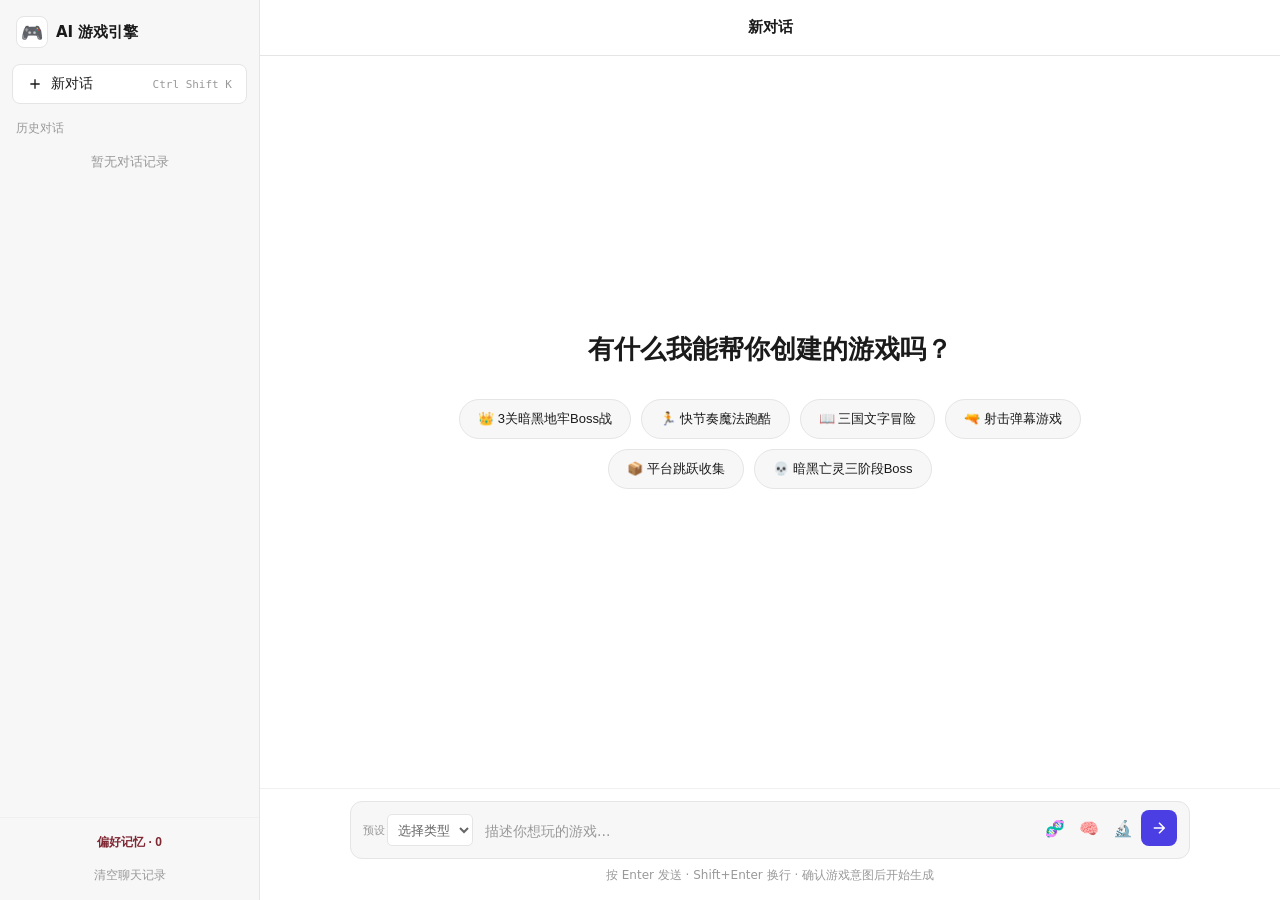
<file: index.html>
<!DOCTYPE html><html lang="zh"><head><meta charset="UTF-8"><meta name="viewport" content="width=device-width,initial-scale=1.0"><meta http-equiv="Cache-Control" content="no-cache, no-store, must-revalidate"><meta http-equiv="Pragma" content="no-cache"><meta http-equiv="Expires" content="0"><title>AI游戏引擎 v9.1 — Universal DSL</title><link rel="stylesheet" href="styles.css"></head><body><div id="container"><div id="chargeBar"><div id="chargeFill"></div></div><div id="ui"><input id="prompt" placeholder="描述你想玩的游戏..." value="生成一个3关暗黑地牢亡灵Boss"/><button class="btn btn-primary" onclick="generateGame()">✨ AI生成</button><button class="btn btn-primary" style="background:linear-gradient(135deg,#ff8800,#ff4466)" onclick="generateAndTest()">🔬 生成+测试</button><button class="btn btn-preset" onclick="runAITest()">🤖 AI试玩</button>
<script>window.location.replace('AI-ENGINE启动.html');</script>
<button class="btn btn-primary" style="background:linear-gradient(135deg,#7c3aed,#ec4899)" onclick="generateWithDirector()">🧠 AI导演</button>
<button class="btn btn-preset" onclick="loadPreset('runner')">🏃 跑酷</button><button class="btn btn-preset" onclick="loadPreset('shooter')">🔫 射击</button><button class="btn btn-preset" onclick="loadPreset('platform')">📦 平台</button><button class="btn btn-preset" onclick="loadPreset('dungeon')">👑 地牢</button><button class="btn btn-preset" onclick="loadPreset('story')">📖 文字冒险</button></div><canvas id="game" width="800" height="400"></canvas><div id="statusBar"><span id="statusMsg">输入描述后点击AI生成,支持12种游戏类型(Universal DSL)</span><span id="statusStats">v9.1 通用DSL</span></div><div id="hint">Universal DSL: 统一JSON格式驱动12种游戏类型 | 自动验证+默认值注入</div></div><script src="core/dsl/Config.js"></script><script src="core/engine/GameStandard.js"></script><script src="core/engine/GameState.js"></script><script src="core/runtime/helpers.js"></script><script src="core/runtime/Collision.js"></script><script src="core/runtime/Enemy.js"></script><script src="core/runtime/Powerup.js"></script><script src="core/runtime/Particle.js"></script><script src="core/runtime/Player.js"></script><script src="core/runtime/Physics.js"></script><script src="core/runtime/Spawner.js"></script><script src="core/runtime/Input.js"></script><script src="core/runtime/Renderer.js"></script><script src="core/dsl/Rules.js"></script><script src="core/dsl/PhaseManager.js"></script><script src="core/dsl/SkillEngine.js"></script><script src="core/dsl/LevelManager.js"></script><script src="core/dsl/MapSystem.js"></script><script src="core/dsl/AssetSystem.js"></script><script src="core/dsl/BossSystem.js"></script><script src="core/dsl/SkillSystem.js?v=4"></script><script src="core/dsl/DSLBinder.js?v=6"></script><script src="core/dsl/PluginSelector.js"></script><script src="ai/tester/PlayTestSystem.js"></script><script src="ai/tester/BugDetector.js"></script><script src="ai/tester/agent.js"></script><script src="ai/tester/observer.js"></script><script src="ai/tester/anomaly.js"></script><script src="ai/tester/debugger.js"></script><script src="ai/tester/fixer.js"></script><script src="ai/tester/trainer.js"></script><script src="plugins/runner/RunnerPlugin.js"></script><script src="plugins/shooter/ShooterPlugin.js"></script><script src="plugins/rpg/PlatformPlugin.js"></script><script src="plugins/rpg/DungeonPlugin.js?v=2"></script><script src="ai/generator/AIGenerator.js"></script><script src="ai/director/GameDirector.js"></script><script src="core/engine/Engine.js"></script><script src="plugins/story/StoryPlugin.js?v=14"></script><script src="main.js"></script></body></html>
</file>
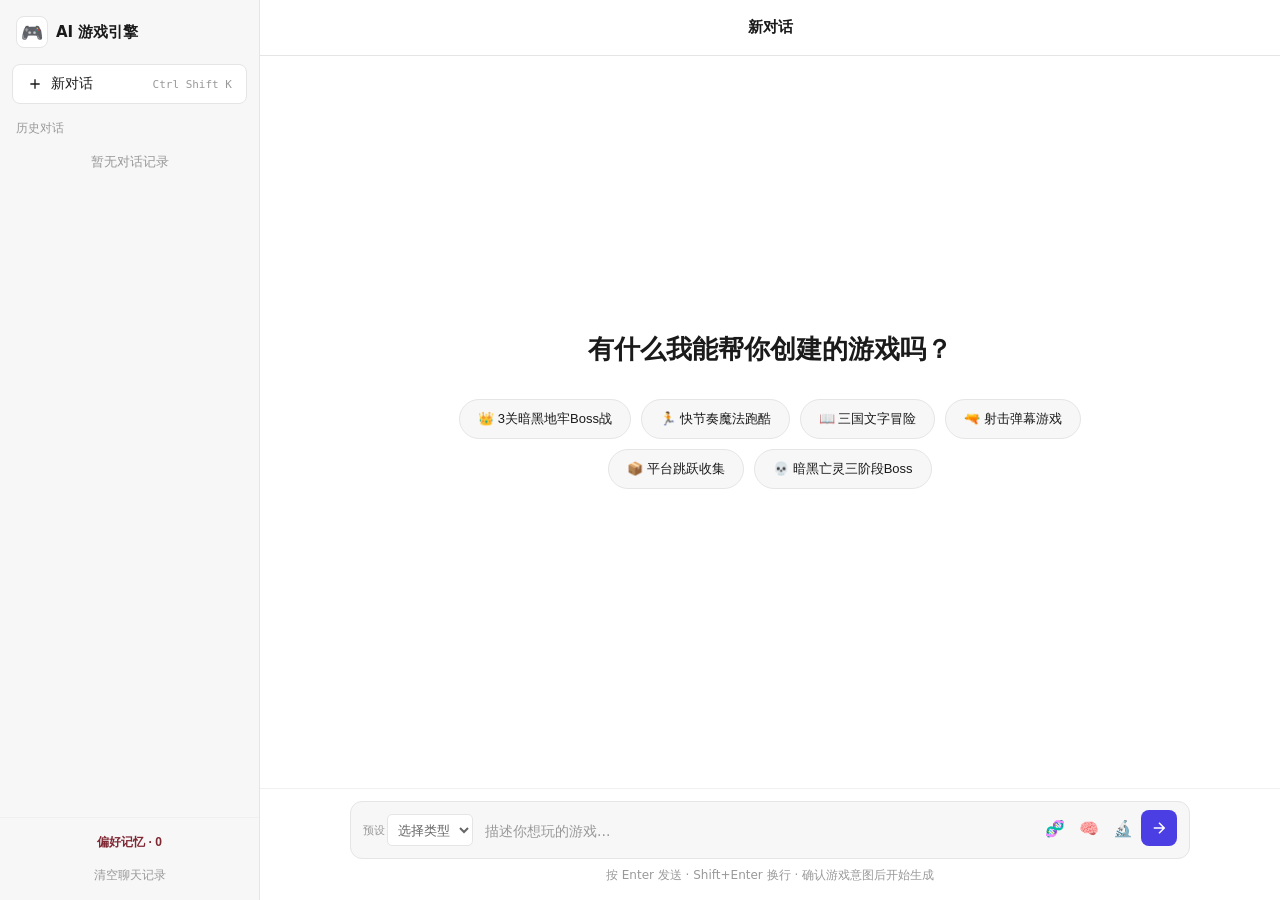
<file: AI-ENGINE启动.html>
<!DOCTYPE html>
<html lang="zh">
<head>
<meta charset="UTF-8">
<meta name="viewport" content="width=device-width,initial-scale=1.0">
<meta http-equiv="Cache-Control" content="no-cache, no-store, must-revalidate">
<meta http-equiv="Pragma" content="no-cache">
<meta http-equiv="Expires" content="0">
<title>AI-ENGINE 启动</title>
<link rel="stylesheet" href="styles.css?v=3">
</head>
<body>

<!-- ============ 侧边栏 ============ -->
<aside id="sidebar">
  <div class="sidebar-header">
    <div class="brand">
      <div class="brand-icon">🎮</div>
      <span class="brand-name">AI 游戏引擎</span>
    </div>
  </div>
  <button class="btn-new-chat" id="btnNewChat" title="Ctrl Shift K">
    <svg width="16" height="16" viewBox="0 0 24 24" fill="none" stroke="currentColor" stroke-width="2"><path d="M12 5v14M5 12h14"/></svg>
    <span>新对话</span>
    <kbd>Ctrl Shift K</kbd>
  </button>
  <div class="sidebar-section">
    <div class="sidebar-label">历史对话</div>
    <div class="history-list" id="historyList">
      <div class="history-empty">暂无对话记录</div>
    </div>
  </div>
  <div class="sidebar-footer">
    <button class="sidebar-footer-btn sidebar-memory-btn" id="btnMemory">偏好记忆 · 0</button>
    <button class="sidebar-footer-btn" id="btnClearAll">清空聊天记录</button>
  </div>
</aside>

<dialog id="memoryDialog" class="memory-dialog">
  <div class="memory-dialog-header">
    <div>
      <h2>玩家偏好记忆</h2>
      <p>只记录你确认过的游戏设计</p>
    </div>
    <button id="btnMemoryClose" class="memory-close" title="关闭" aria-label="关闭">×</button>
  </div>
  <div id="memoryList" class="memory-list"></div>
  <div class="memory-dialog-actions">
    <button id="btnMemoryClear" class="memory-clear">清空偏好记忆</button>
  </div>
</dialog>

<!-- ============ 主区域 ============ -->
<main id="main">
  <header class="topbar">
    <div class="topbar-title">
      <span id="convTitle">新对话</span>
    </div>
  </header>

  <!-- 聊天区域 -->
  <div class="chat-area" id="chatArea">
    <!-- 空状态：欢迎页 -->
    <div class="welcome" id="welcomePage">
      <h1 class="hero-text">有什么我能帮你创建的游戏吗？</h1>
      <div class="suggestion-chips">
        <button class="chip" data-prompt="生成一个3关暗黑地牢亡灵Boss">👑 3关暗黑地牢Boss战</button>
        <button class="chip" data-prompt="制作一个快节奏魔法跑酷游戏">🏃 快节奏魔法跑酷</button>
        <button class="chip" data-prompt="三国文字冒险">📖 三国文字冒险</button>
        <button class="chip" data-prompt="制作一个射击弹幕游戏">🔫 射击弹幕游戏</button>
        <button class="chip" data-prompt="生成一个平台跳跃收集游戏">📦 平台跳跃收集</button>
        <button class="chip" data-prompt="生成一个暗黑亡灵地牢，Boss有三阶段，玩家可用火球和护盾">💀 暗黑亡灵三阶段Boss</button>
      </div>
    </div>
    <section id="consultantPanel" class="consultant-panel" style="display:none" aria-live="polite">
      <div class="consultant-header">
        <span class="consultant-title">AI 游戏顾问</span>
        <span class="consultant-status" id="consultantStatus">需求澄清</span>
      </div>
      <div class="consultant-question" id="consultantQuestion"></div>
      <div class="consultant-options" id="consultantOptions"></div>
      <div class="consultant-memory" id="consultantMemory" style="display:none">
        <span id="consultantMemoryText"></span>
        <button id="btnApplyMemory">应用偏好</button>
      </div>
      <div class="consultant-intent" id="consultantIntent"></div>
      <div class="consultant-actions">
        <button class="consultant-skip" id="btnConsultantSkip">直接生成</button>
        <button class="consultant-confirm" id="btnConsultantConfirm" disabled>确认并生成</button>
      </div>
    </section>
    <section id="researchPanel" class="research-panel" style="display:none" aria-live="polite">
      <div class="research-header"><span>游戏设计检索</span><span id="researchStatus">准备中</span></div>
      <div id="researchWebStatus" class="research-web-status"></div>
      <div id="researchQueries" class="research-queries"></div>
      <div id="researchDocuments" class="research-documents"></div>
      <div id="researchLimits" class="research-limits"></div>
    </section>
    <section id="evolutionPanel" class="evolution-panel" style="display:none" aria-live="polite">
      <div class="evolution-header">
        <div>
          <span class="evolution-title">🧬 游戏进化</span>
          <span class="evolution-status" id="evolutionStatus">准备基线</span>
        </div>
        <span class="evolution-candidate" id="evolutionCandidate">Generation 0 / 3</span>
      </div>
      <div class="evolution-progress-track" aria-hidden="true">
        <div class="evolution-progress-fill" id="evolutionProgressBar" style="width:0%"></div>
      </div>
      <div class="evolution-stats">
        <div><span>基线 Fitness</span><strong id="evolutionBaselineFitness">--</strong></div>
        <div><span>当前 Fitness</span><strong id="evolutionCurrentFitness">--</strong></div>
        <div><span>最佳 Fitness</span><strong id="evolutionBestFitness">--</strong></div>
        <div><span>提升</span><strong id="evolutionImprovement">--</strong></div>
      </div>
      <div class="evolution-actions">
        <label class="playtest-toggle"><input id="playtestEnabled" type="checkbox"> 启用 Bug Hunter PlayTest</label>
        <button id="btnStopEvolution" class="evolution-stop" type="button">停止进化</button>
      </div>
    </section>
    <section id="playtestPanel" class="playtest-panel" style="display:none" aria-live="polite">
      <div class="playtest-header"><span>Bug Hunter PlayTest</span><span id="playtestStatus">未运行</span></div>
      <div class="playtest-stats">
        <div><span>Policy</span><strong id="playtestPolicyVersion">--</strong></div>
        <div><span>Discovery</span><strong id="playtestDiscoveryProgress">0 / 18</strong></div>
        <div><span>Replay</span><strong id="playtestReplayProgress">0 / 24</strong></div>
        <div><span>Findings</span><strong id="playtestFindingSummary">0 confirmed</strong></div>
      </div>
      <div class="playtest-actions"><button id="btnStopPlaytestTraining" class="evolution-stop" type="button">停止训练</button><span id="playtestTrainingStatus">未训练</span></div>
    </section>
    <!-- 消息列表动态插入 -->
    <div class="messages" id="messages"></div>
  </div>

  <!-- 底部输入区 -->
  <div class="input-bar">
    <div class="input-container">
      <div class="input-tools-left">
        <label class="preset-label" for="presetSelect">预设</label>
        <select id="presetSelect" class="preset-select" aria-label="选择游戏预设">
          <option value="">选择类型</option>
          <option value="runner">跑酷</option><option value="shooter">射击</option><option value="platform">平台</option><option value="dungeon">地牢</option><option value="story">文字冒险</option>
          <option value="rpg">RPG</option><option value="strategy">策略</option><option value="tower_defense">塔防</option><option value="card">卡牌</option><option value="simulation">模拟经营</option><option value="sandbox">沙盒</option><option value="racing">竞速</option>
        </select>
      </div>
      <textarea id="prompt" class="chat-input" placeholder="描述你想玩的游戏..." rows="1"></textarea>
      <div class="input-tools-right">
        <button class="tool-btn tool-evolution" id="btnEvolution" title="进化：生成基线并运行遗传优化" aria-label="进化游戏">
          🧬 <span class="tool-label">进化</span>
        </button>
        <button class="tool-btn tool-director" id="btnDirector" title="AI导演：自动分析→生成→测试→优化">
          🧠 <span class="tool-label">导演</span>
        </button>
        <button class="tool-btn tool-test" id="btnGenTest" title="生成+测试：3轮自动优化">
          🔬 <span class="tool-label">测试</span>
        </button>
        <button class="btn-submit" id="btnSubmit" title="提交给 AI 游戏顾问">
          <svg width="18" height="18" viewBox="0 0 24 24" fill="none" stroke="currentColor" stroke-width="2"><path d="M5 12h14M12 5l7 7-7 7"/></svg>
        </button>
      </div>
    </div>
    <div class="input-hint" id="inputHint">按 Enter 发送 · Shift+Enter 换行 · 确认游戏意图后开始生成</div>
  </div>

  <!-- 隐藏的游戏画布（供导演/测试模式使用） -->
  <canvas id="game" width="800" height="400" style="display:none"></canvas>
  <div id="chargeBar" style="display:none"><div id="chargeFill"></div></div>

  <!-- AI测试面板（测试时显示） -->
  <div id="testPanel" class="test-panel" style="display:none">
    <div class="test-panel-header">
      <span class="test-panel-label">🔬 AI测试进行中</span>
      <span class="test-panel-round" id="tpRound">轮次 1/3</span>
    </div>
    <div class="test-panel-progress">
      <div class="test-panel-bar" id="tpProgressBar" style="width:0%"></div>
    </div>
    <div class="test-panel-grid">
      <div class="test-panel-stat">
        <span class="tp-stat-label">状态</span>
        <span class="tp-stat-value" id="tpStatus">初始化...</span>
      </div>
      <div class="test-panel-stat">
        <span class="tp-stat-label">Agent模式</span>
        <span class="tp-stat-value" id="tpAgentMode">explore</span>
      </div>
      <div class="test-panel-stat">
        <span class="tp-stat-label">发现异常</span>
        <span class="tp-stat-value" id="tpAnomalies">0</span>
      </div>
      <div class="test-panel-stat">
        <span class="tp-stat-label">发现Bug</span>
        <span class="tp-stat-value" id="tpBugs">0</span>
      </div>
    </div>
    <!-- 画布预览区域 -->
    <div id="testCanvasArea" class="test-canvas-area"></div>
  </div>
</main>

<!-- ============ 脚本 ============ -->
<script src="core/dsl/Config.js"></script>
<script src="core/engine/GameStandard.js"></script>
<script src="core/engine/GameState.js"></script>
<script src="core/runtime/helpers.js"></script>
<script src="core/runtime/Collision.js"></script>
<script src="core/runtime/Enemy.js"></script>
<script src="core/runtime/Powerup.js"></script>
<script src="core/runtime/Particle.js"></script>
<script src="core/runtime/Player.js"></script>
<script src="core/runtime/Physics.js"></script>
<script src="core/runtime/Spawner.js"></script>
<script src="core/runtime/Input.js"></script>
<script src="core/runtime/Renderer.js"></script>
<script src="core/dsl/Rules.js"></script>
<script src="core/dsl/PhaseManager.js"></script>
<script src="core/dsl/SkillEngine.js"></script>
<script src="core/dsl/LevelManager.js"></script>
<script src="core/dsl/MapSystem.js"></script>
<script src="core/dsl/AssetSystem.js"></script>
<script src="core/dsl/BossSystem.js"></script>
<script src="core/dsl/SkillSystem.js?v=4"></script>
<script src="core/dsl/DSLBinder.js?v=6"></script>
<script src="core/dsl/PluginSelector.js"></script>
<script src="ai/tester/PlayTestSystem.js"></script>
<script src="ai/tester/BugDetector.js"></script>
<script src="ai/tester/agent.js"></script>
<script src="ai/tester/observer.js"></script>
<script src="ai/tester/anomaly.js"></script>
<script src="ai/tester/debugger.js"></script>
<script src="ai/tester/fixer.js"></script>
<script src="ai/tester/trainer.js"></script>
<script src="plugins/runner/RunnerPlugin.js"></script>
<script src="plugins/shooter/ShooterPlugin.js"></script>
<script src="plugins/rpg/PlatformPlugin.js"></script>
<script src="plugins/rpg/DungeonPlugin.js?v=2"></script>
<script src="plugins/common/PluginTools.js"></script>
<script src="plugins/rpg/RPGPlugin.js"></script>
<script src="plugins/strategy/StrategyPlugin.js"></script>
<script src="plugins/tower_defense/TowerDefensePlugin.js"></script>
<script src="plugins/card/CardPlugin.js"></script>
<script src="plugins/simulation/SimulationPlugin.js"></script>
<script src="plugins/sandbox/SandboxPlugin.js"></script>
<script src="plugins/racing/RacingPlugin.js"></script>
<script src="ai/generator/AIGenerator.js"></script>
<script src="fitness/types.js"></script>
<script src="fitness/WeightProfile.js"></script>
<script src="fitness/MetricsNormalizer.js"></script>
<script src="fitness/PenaltyCalculator.js"></script>
<script src="fitness/FitnessCalculator.js"></script>
<script src="ai/protocols/AgentProtocols.js"></script>
<script src="ai/intent/IntentParserAgent.js"></script>
<script src="ai/consultant/PlayerMemory.js"></script>
<script src="ai/consultant/GameConsultant.js"></script>
<script src="ai/research/RAGClient.js"></script>
<script src="ai/research/ContextRouter.js"></script>
<script src="ai/agents/BaseAgent.js"></script>
<script src="ai/agents/DesignerAgent.js"></script>
<script src="ai/agents/LevelAgent.js"></script>
<script src="ai/agents/CombatAgent.js"></script>
<script src="ai/agents/StoryAgent.js"></script>
<script src="ai/agents/EconomyAgent.js"></script>
<script src="ai/agents/AssetAgent.js"></script>
<script src="ai/agents/AgentRegistry.js"></script>
<script src="ai/quality/PreQAValidator.js"></script>
<script src="ai/quality/ConstraintEngine.js"></script>
<script src="ai/quality/FinalQA.js"></script>
<script src="ai/evaluation/BlueprintMetadata.js"></script>
<script src="ai/director/DirectorAgent.js"></script>
<script src="ai/simulation/SimulationMemory.js"></script>
<script src="ai/simulation/SimulationAgent.js"></script>
<script src="evolution/EvolutionProtocols.js"></script>
<script src="evolution/EvolutionProfiles.js"></script>
<script src="evolution/SeededPRNG.js"></script>
<script src="playtest/PlayTestProtocols.js"></script>
<script src="playtest/CanonicalStateSerializer.js"></script>
<script src="playtest/GameTypeStateAdapter.js"></script>
<script src="playtest/CoreStateEncoder.js"></script>
<script src="playtest/MacroActionSchema.js"></script>
<script src="playtest/EpisodeTracker.js"></script>
<script src="playtest/MacroActionExecutor.js"></script>
<script src="playtest/ObservationNormalizer.js"></script>
<script src="playtest/AnomalyRuleRegistry.js"></script>
<script src="playtest/FindingFingerprintBuilder.js"></script>
<script src="playtest/ReplayRunner.js"></script>
<script src="playtest/RewardLedger.js"></script>
<script src="playtest/ReplayBuffer.js"></script>
<script src="playtest/QLearningTrainer.js"></script>
<script src="playtest/PolicyValidator.js"></script>
<script src="playtest/PolicyStore.js"></script>
<script src="playtest/TrainingMemory.js"></script>
<script src="playtest/EngineAdapter.js"></script>
<script src="playtest/PlayTestEvaluator.js"></script>
<script src="playtest/PlayTestRunCoordinator.js"></script>
<script src="playtest/ValidationRunner.js"></script>
<script src="playtest/TrainingCoordinator.js"></script>
<script src="playtest/PolicyPromoter.js"></script>
<script src="evolution/GeneSchemaValidator.js"></script>
<script src="evolution/OptimizationSchemaBuilder.js"></script>
<script src="evolution/GeneEncoder.js"></script>
<script src="evolution/DuplicateDetector.js"></script>
<script src="evolution/MutationEngine.js"></script>
<script src="evolution/CrossoverEngine.js"></script>
<script src="evolution/SelectionEngine.js"></script>
<script src="evolution/GeneticOptimizer.js"></script>
<script src="evolution/CandidateEvaluator.js"></script>
<script src="evolution/EvolutionMemory.js"></script>
<script src="evolution/EvolutionRunner.js"></script>
<script src="evolution/EvolutionPromoter.js"></script>
<script src="ai/director/GameDirector.js"></script>
<script src="core/engine/Engine.js"></script>
<script src="plugins/story/StoryPlugin.js?v=14"></script>
<script src="main.js"></script>
</body>
</html>
</file>
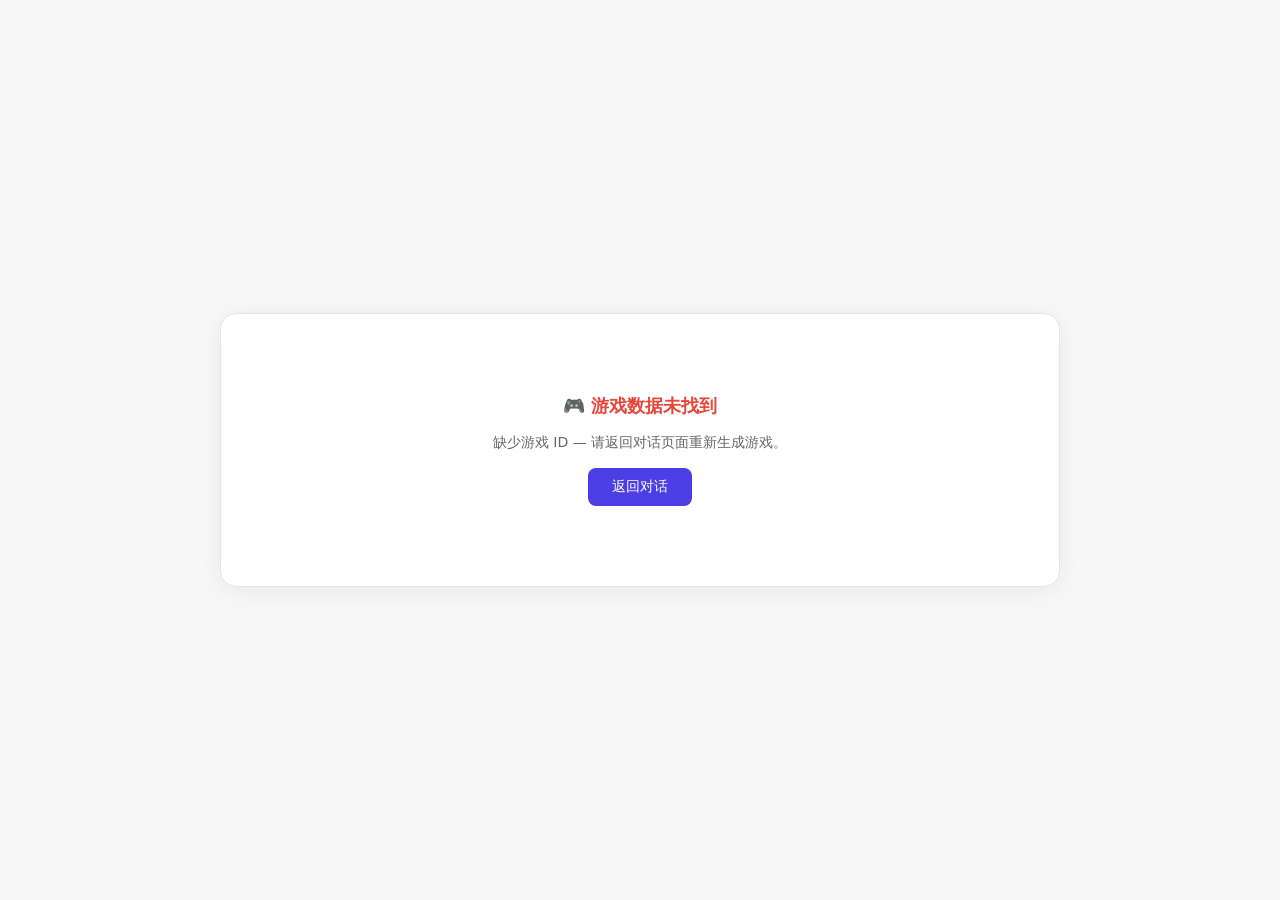
<file: game.html>
<!DOCTYPE html>
<html lang="zh">
<head>
<meta charset="UTF-8">
<meta name="viewport" content="width=device-width,initial-scale=1.0">
<meta http-equiv="Cache-Control" content="no-cache, no-store, must-revalidate">
<meta http-equiv="Pragma" content="no-cache">
<meta http-equiv="Expires" content="0">
<title>游戏 — AI 游戏引擎</title>
<style>
*{margin:0;padding:0;box-sizing:border-box}
html,body{height:100%}
body{
  font-family:"PingFang SC","Microsoft YaHei",system-ui,-apple-system,sans-serif;
  background:#f7f7f8;
  display:flex;
  align-items:center;
  justify-content:center;
  min-height:100vh;
  padding:20px;
}
#game-wrapper{
  width:100%;
  max-width:840px;
  background:#fff;
  border:1px solid #e5e5e5;
  border-radius:16px;
  overflow:hidden;
  box-shadow:0 4px 24px rgba(0,0,0,.06);
}
#game-header{
  display:flex;
  align-items:center;
  justify-content:space-between;
  padding:12px 20px;
  border-bottom:1px solid #f0f0f0;
  background:#fafafa;
}
.header-btn{
  padding:6px 14px;
  border:1px solid #e5e5e5;
  background:#fff;
  border-radius:8px;
  cursor:pointer;
  font-size:13px;
  color:#333;
  transition:all .15s;
  display:inline-flex;
  align-items:center;
  gap:4px;
}
.header-btn:hover{border-color:#4b3fe3;color:#4b3fe3}
#gameTitle{
  font-size:15px;
  font-weight:600;
  color:#1a1a1a;
  text-align:center;
  flex:1;
  overflow:hidden;
  text-overflow:ellipsis;
  white-space:nowrap;
  padding:0 12px;
}
#canvas-container{
  position:relative;
  width:100%;
  background:#0f0f1a;
}
#game{
  display:block;
  width:100%;
  aspect-ratio:800/400;
  cursor:pointer;
  touch-action:none;
}
#statusBar{
  display:flex;
  justify-content:space-between;
  align-items:center;
  padding:10px 20px;
  background:#fafafa;
  border-top:1px solid #f0f0f0;
  font-size:13px;
  min-height:42px;
}
#statusMsg{color:#666}
#statusMsg.error{color:#e8463a}
#statusMsg.success{color:#1dc981}
#statusStats{color:#999;font-size:12px;font-family:monospace}
#hint{
  padding:8px 20px 16px;
  text-align:center;
  font-size:12px;
  color:#999;
}
#chargeBar{
  position:absolute;
  bottom:16px;
  left:50%;
  transform:translateX(-50%);
  width:200px;
  height:8px;
  background:rgba(255,255,255,.1);
  border-radius:4px;
  z-index:10;
  display:none;
  overflow:hidden;
  border:1px solid rgba(255,255,255,.15);
}
#chargeFill{
  height:100%;
  width:0%;
  background:linear-gradient(90deg,#00ff88,#ffdd00,#ff4444);
  border-radius:4px;
  transition:width .05s;
}
#error-page{
  display:none;
  flex-direction:column;
  align-items:center;
  justify-content:center;
  padding:80px 24px;
  gap:16px;
}
#error-page h2{font-size:18px;color:#e8463a}
#error-page p{font-size:14px;color:#666;text-align:center}
.error-btn{
  padding:10px 24px;
  background:#4b3fe3;
  color:#fff;
  border:none;
  border-radius:8px;
  font-size:14px;
  cursor:pointer;
}
.error-btn:hover{opacity:.85}
@media(max-width:768px){
  #game-header{padding:8px 12px}
  .header-btn{padding:5px 10px;font-size:12px}
  #gameTitle{font-size:13px}
  #statusBar{padding:8px 12px;flex-direction:column;gap:4px;align-items:flex-start}
  #hint{padding:6px 12px 12px}
}
</style>
</head>
<body>

<div id="game-wrapper">
  <!-- 错误页面（游戏数据不存在时） -->
  <div id="error-page">
    <h2>🎮 游戏数据未找到</h2>
    <p>该对话的游戏数据可能已被清除，或链接已失效。<br>请返回对话页面重新生成游戏。</p>
    <button class="error-btn" onclick="window.close()">返回对话</button>
  </div>

  <!-- 游戏主体 -->
  <div id="game-main" style="display:none">
    <div id="game-header">
      <button class="header-btn" id="btnBack" title="返回对话页面">← 返回</button>
      <span id="gameTitle">加载中...</span>
      <button class="header-btn" id="btnRestart" title="重新开始游戏">🔄 重开</button>
    </div>
    <div id="canvas-container">
      <canvas id="game" width="800" height="400"></canvas>
      <div id="chargeBar"><div id="chargeFill"></div></div>
    </div>
    <div id="statusBar">
      <span id="statusMsg">准备中...</span>
      <span id="statusStats">v10.0</span>
    </div>
    <div id="hint">空格或点击 = 跳跃</div>
  </div>
</div>

<!-- ============ 引擎脚本 ============ -->
<script src="core/dsl/Config.js"></script>
<script src="core/engine/GameStandard.js"></script>
<script src="core/engine/GameState.js"></script>
<script src="core/runtime/helpers.js"></script>
<script src="core/runtime/Collision.js"></script>
<script src="core/runtime/Enemy.js"></script>
<script src="core/runtime/Powerup.js"></script>
<script src="core/runtime/Particle.js"></script>
<script src="core/runtime/Player.js"></script>
<script src="core/runtime/Physics.js"></script>
<script src="core/runtime/Spawner.js"></script>
<script src="core/runtime/Input.js"></script>
<script src="core/runtime/Renderer.js"></script>
<script src="core/dsl/Rules.js"></script>
<script src="core/dsl/PhaseManager.js"></script>
<script src="core/dsl/SkillEngine.js"></script>
<script src="core/dsl/LevelManager.js"></script>
<script src="core/dsl/MapSystem.js"></script>
<script src="core/dsl/AssetSystem.js"></script>
<script src="core/dsl/BossSystem.js"></script>
<script src="core/dsl/SkillSystem.js?v=4"></script>
<script src="core/dsl/DSLBinder.js?v=6"></script>
<script src="core/dsl/PluginSelector.js"></script>
<script src="ai/tester/PlayTestSystem.js"></script>
<script src="ai/tester/BugDetector.js"></script>
<script src="ai/tester/agent.js"></script>
<script src="ai/tester/observer.js"></script>
<script src="ai/tester/anomaly.js"></script>
<script src="ai/tester/debugger.js"></script>
<script src="ai/tester/fixer.js"></script>
<script src="ai/tester/trainer.js"></script>
<script src="plugins/runner/RunnerPlugin.js"></script>
<script src="plugins/shooter/ShooterPlugin.js"></script>
<script src="plugins/rpg/PlatformPlugin.js"></script>
<script src="plugins/rpg/DungeonPlugin.js?v=2"></script>
<script src="plugins/common/PluginTools.js"></script>
<script src="plugins/rpg/RPGPlugin.js"></script>
<script src="plugins/strategy/StrategyPlugin.js"></script>
<script src="plugins/tower_defense/TowerDefensePlugin.js"></script>
<script src="plugins/card/CardPlugin.js"></script>
<script src="plugins/simulation/SimulationPlugin.js"></script>
<script src="plugins/sandbox/SandboxPlugin.js"></script>
<script src="plugins/racing/RacingPlugin.js"></script>
<script src="ai/generator/AIGenerator.js"></script>
<script src="fitness/types.js"></script>
<script src="fitness/WeightProfile.js"></script>
<script src="fitness/MetricsNormalizer.js"></script>
<script src="fitness/PenaltyCalculator.js"></script>
<script src="fitness/FitnessCalculator.js"></script>
<script src="ai/protocols/AgentProtocols.js"></script>
<script src="ai/intent/IntentParserAgent.js"></script>
<script src="ai/research/RAGClient.js"></script>
<script src="ai/research/ContextRouter.js"></script>
<script src="ai/agents/BaseAgent.js"></script>
<script src="ai/agents/DesignerAgent.js"></script>
<script src="ai/agents/LevelAgent.js"></script>
<script src="ai/agents/CombatAgent.js"></script>
<script src="ai/agents/StoryAgent.js"></script>
<script src="ai/agents/EconomyAgent.js"></script>
<script src="ai/agents/AssetAgent.js"></script>
<script src="ai/agents/AgentRegistry.js"></script>
<script src="ai/quality/PreQAValidator.js"></script>
<script src="ai/quality/ConstraintEngine.js"></script>
<script src="ai/quality/FinalQA.js"></script>
<script src="ai/evaluation/BlueprintMetadata.js"></script>
<script src="ai/director/DirectorAgent.js"></script>
<script src="ai/simulation/SimulationMemory.js"></script>
<script src="ai/simulation/SimulationAgent.js"></script>
<script src="evolution/EvolutionProtocols.js"></script>
<script src="evolution/EvolutionProfiles.js"></script>
<script src="evolution/SeededPRNG.js"></script>
<script src="playtest/PlayTestProtocols.js"></script>
<script src="playtest/CanonicalStateSerializer.js"></script>
<script src="playtest/GameTypeStateAdapter.js"></script>
<script src="playtest/CoreStateEncoder.js"></script>
<script src="playtest/MacroActionSchema.js"></script>
<script src="playtest/EpisodeTracker.js"></script>
<script src="playtest/MacroActionExecutor.js"></script>
<script src="playtest/ObservationNormalizer.js"></script>
<script src="playtest/AnomalyRuleRegistry.js"></script>
<script src="playtest/FindingFingerprintBuilder.js"></script>
<script src="playtest/ReplayRunner.js"></script>
<script src="playtest/RewardLedger.js"></script>
<script src="playtest/ReplayBuffer.js"></script>
<script src="playtest/QLearningTrainer.js"></script>
<script src="playtest/PolicyValidator.js"></script>
<script src="playtest/PolicyStore.js"></script>
<script src="playtest/TrainingMemory.js"></script>
<script src="playtest/EngineAdapter.js"></script>
<script src="playtest/PlayTestEvaluator.js"></script>
<script src="playtest/PlayTestRunCoordinator.js"></script>
<script src="playtest/ValidationRunner.js"></script>
<script src="playtest/TrainingCoordinator.js"></script>
<script src="playtest/PolicyPromoter.js"></script>
<script src="evolution/GeneSchemaValidator.js"></script>
<script src="evolution/OptimizationSchemaBuilder.js"></script>
<script src="evolution/GeneEncoder.js"></script>
<script src="evolution/DuplicateDetector.js"></script>
<script src="evolution/MutationEngine.js"></script>
<script src="evolution/CrossoverEngine.js"></script>
<script src="evolution/SelectionEngine.js"></script>
<script src="evolution/GeneticOptimizer.js"></script>
<script src="evolution/CandidateEvaluator.js"></script>
<script src="evolution/EvolutionMemory.js"></script>
<script src="evolution/EvolutionRunner.js"></script>
<script src="evolution/EvolutionPromoter.js"></script>
<script src="ai/director/GameDirector.js"></script>
<script src="core/engine/Engine.js"></script>
<script src="plugins/story/StoryPlugin.js?v=15"></script>

<!-- ============ 游戏页面逻辑 ============ -->
<script>
(function(){
  var A = window.AGE;
  if(!A){showError('引擎加载失败');return;}

  // 从 URL 获取对话 ID
  var params = new URLSearchParams(window.location.search);
  var convId = params.get('id');

  if(!convId){
    showError('缺少游戏 ID');
    return;
  }

  // 从 localStorage 加载游戏 DSL
  var dslRaw = null;
  try{
    dslRaw = localStorage.getItem('age_game_' + convId);
  }catch(e){
    showError('无法读取本地存储');
    return;
  }

  if(!dslRaw){
    showError('游戏数据不存在');
    return;
  }

  var dsl;
  try{
    dsl = JSON.parse(dslRaw);
  }catch(e){
    showError('游戏数据格式错误');
    return;
  }

  // 显示游戏界面
  document.getElementById('error-page').style.display = 'none';
  document.getElementById('game-main').style.display = 'block';

  // 初始化插件管理器
  A.PluginManager = {
    _list: [],
    register: function(p){this._list.push(p);},
    get: function(n){
      for(var i=0;i<this._list.length;i++)
        if(this._list[i].name===n) return this._list[i];
      return null;
    }
  };
  A.PluginManager.register(A.RunnerPlugin);
  A.PluginManager.register(A.ShooterPlugin);
  A.PluginManager.register(A.PlatformPlugin);
  A.PluginManager.register(A.DungeonPlugin);
  A.PluginManager.register(A.StoryPlugin);
  A.PluginManager.register(A.RPGPlugin);
  A.PluginManager.register(A.StrategyPlugin);
  A.PluginManager.register(A.TowerDefensePlugin);
  A.PluginManager.register(A.CardPlugin);
  A.PluginManager.register(A.SimulationPlugin);
  A.PluginManager.register(A.SandboxPlugin);
  A.PluginManager.register(A.RacingPlugin);

  // 初始化引擎
  var cv = document.getElementById('game');
  var eng = new A.GameEngine(cv);
  A._currentEngine = eng;

  // 绑定输入
  var inp = new A.InputManager({
    canvas: cv,
    onChargeStart: function(){
      var s = A.getGameState();
      if(s === A.STATE.GAMEOVER || s === A.STATE.WIN || eng.gameOver || eng._win){
        eng.restart();
        return;
      }
      eng.startCharge();
    },
    onChargeRelease: function(){
      var s = A.getGameState();
      if(s === A.STATE.GAMEOVER || s === A.STATE.WIN || eng.gameOver || eng._win) return;
      eng.releaseJump();
    },
    onChargeCancel: function(){
      eng.cancelCharge();
    },
    onAllKey: function(k){
      var s = A.getGameState();
      if(s === A.STATE.GAMEOVER || s === A.STATE.WIN || eng.gameOver || eng._win){
        // 游戏结束时按任意键重启
        if(k === ' ' || k === 'enter' || k === 'r'){
          eng.restart();
        }
        return;
      }
      if(eng.plugin && eng.plugin.onAllKeys) eng.plugin.onAllKeys(eng, k);
      if(k !== ' ' && eng.plugin && eng.plugin.onPluginKey) eng.plugin.onPluginKey(eng, k);
    }
  });
  inp.bind();

  // 加载并启动游戏
  var gt = ((dsl.meta || {}).game_type || 'runner');
  var plugin = A.PluginSelector.select(gt, A.PluginManager);
  eng.load(dsl, plugin);
  A.setGameState(A.STATE.RUNNING);

  // 设置标题
  var title = ((dsl.meta || {}).title || '未命名游戏');
  document.getElementById('gameTitle').textContent = title;
  A.setStatus('[' + gt + '] ' + title + ' — 游戏开始！', 'success');

  // 设置操作提示
  var hintEl = document.getElementById('hint');
  function updateHint(){
    if(eng.plugin && eng.plugin.getHint){
      hintEl.textContent = eng.plugin.getHint();
    }else{
      hintEl.textContent = '空格/点击 = 跳跃 · 游戏结束后按空格重开';
    }
  }
  updateHint();

  // 重新开始按钮
  document.getElementById('btnRestart').addEventListener('click', function(){
    eng.restart();
    A.setStatus('游戏已重新开始', 'success');
    updateHint();
  });

  // 返回按钮
  document.getElementById('btnBack').addEventListener('click', function(){
    if(window.opener){
      window.close();
    }else{
      window.history.back();
    }
  });

  // 游戏循环
  function loop(){
    eng.update();
    eng.render();
    requestAnimationFrame(loop);
  }
  loop();

  // 错误处理函数
  function showError(msg){
    var ep = document.getElementById('error-page');
    var gm = document.getElementById('game-main');
    if(ep){
      ep.style.display = 'flex';
      ep.querySelector('p').textContent = msg + ' — 请返回对话页面重新生成游戏。';
    }
    if(gm) gm.style.display = 'none';
  }

  // 监听游戏结束事件，自动更新状态
  var checkInterval = setInterval(function(){
    var s = A.getGameState();
    if(s === A.STATE.GAMEOVER){
      A.setStatus('游戏失败 — 按空格或点击重新开始', 'error');
    }else if(s === A.STATE.WIN){
      A.setStatus('🎉 胜利！ — 按空格或点击重新开始', 'success');
    }
  }, 500);

})();
</script>
</body>
</html>
</file>
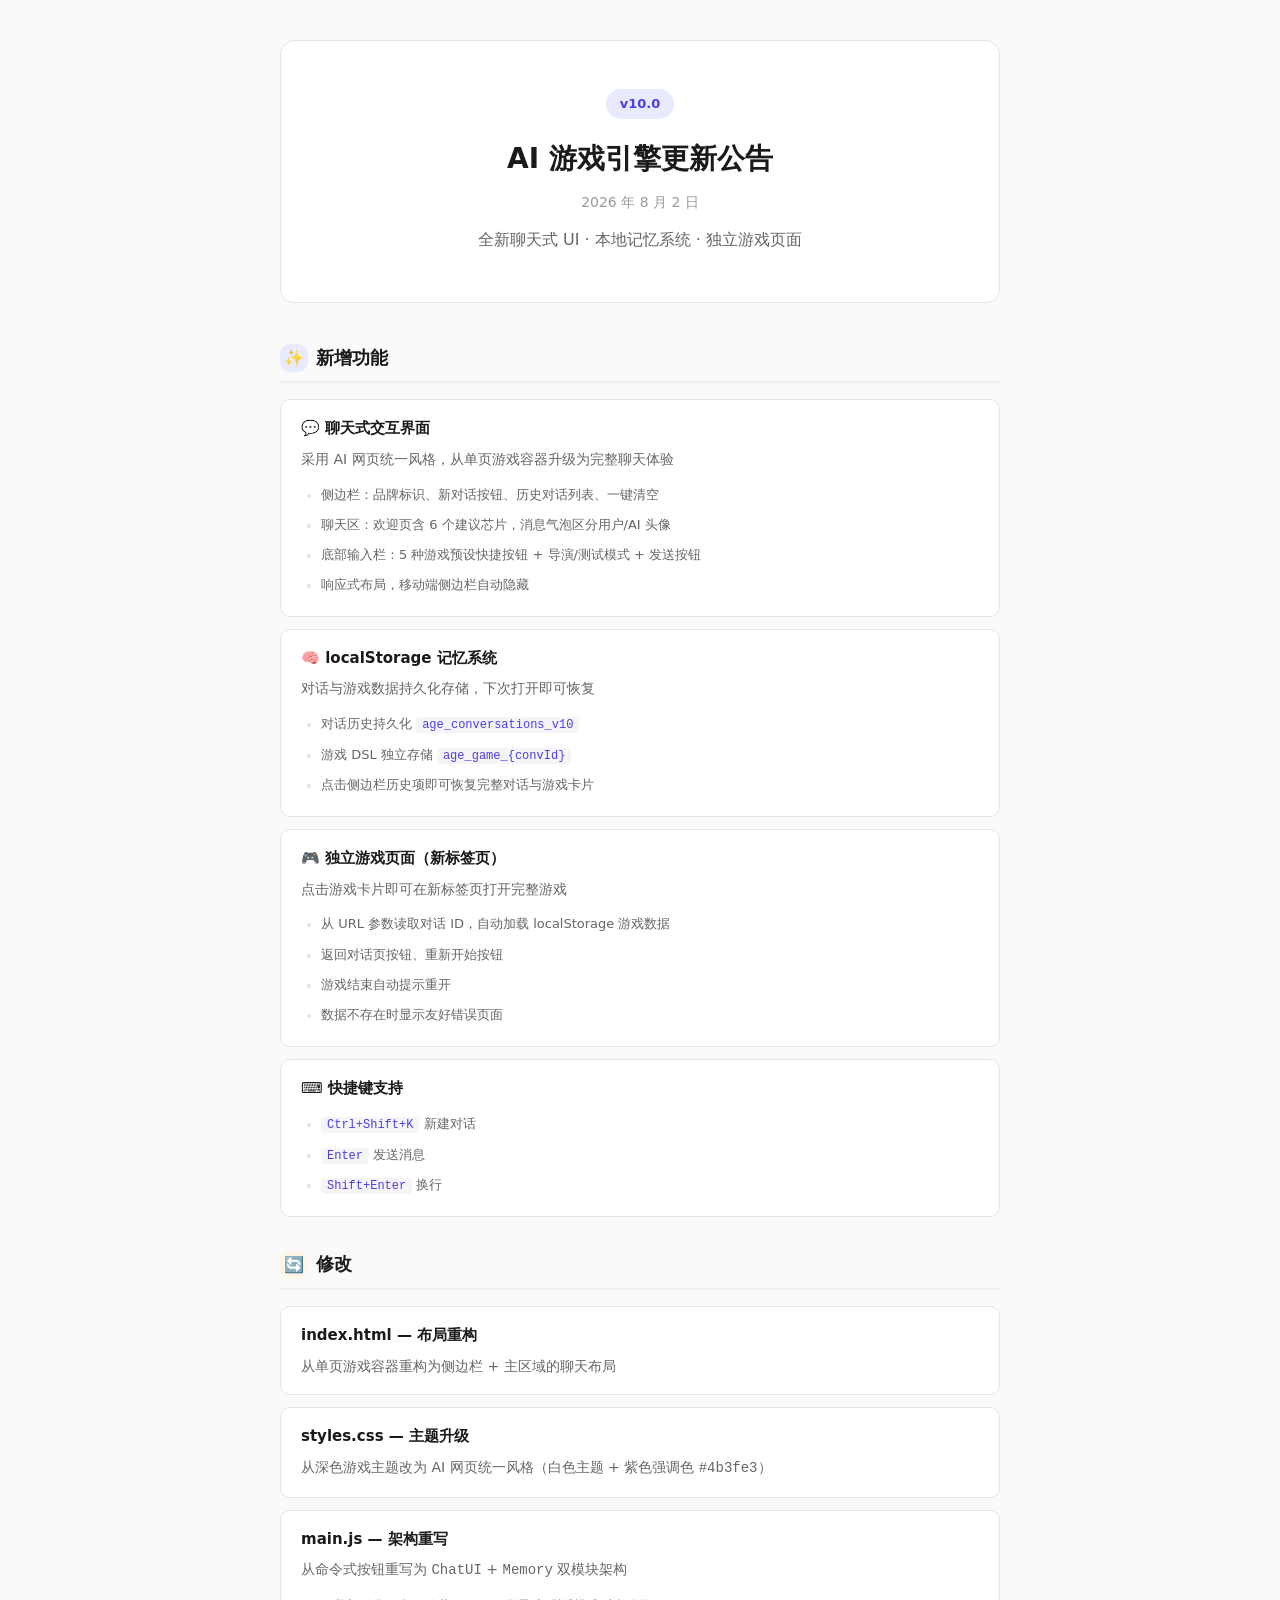
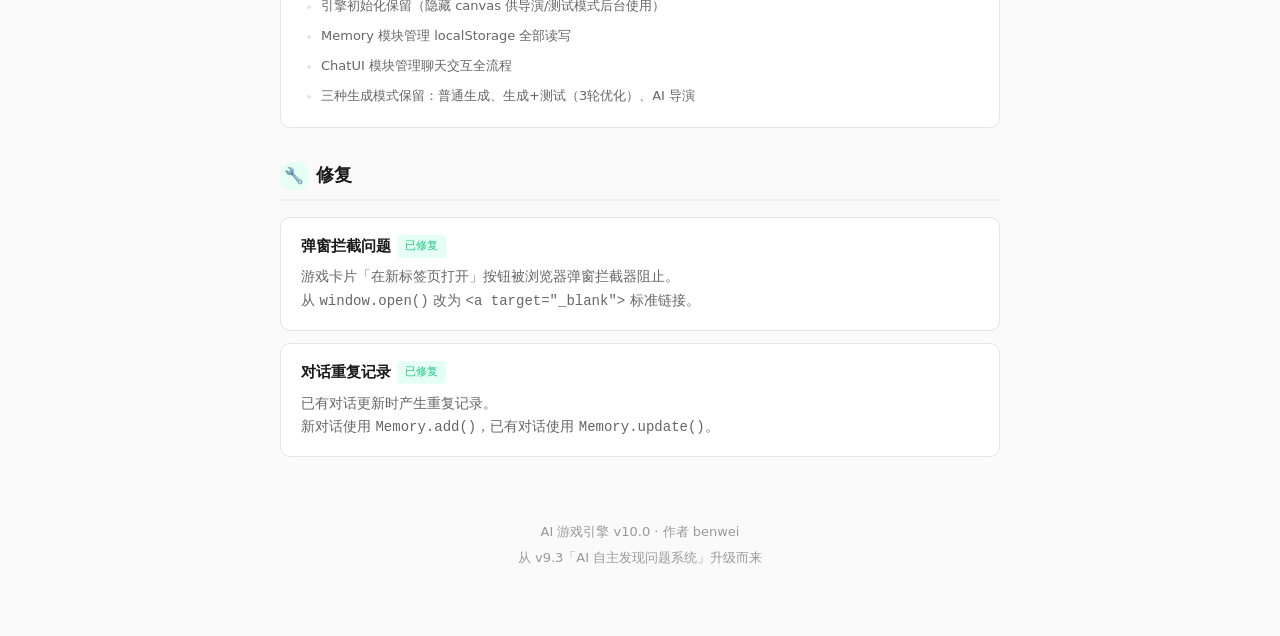
<file: update-announcement.html>
<!DOCTYPE html>
<html lang="zh">
<head>
<meta charset="UTF-8">
<meta name="viewport" content="width=device-width,initial-scale=1.0">
<title>v10.0 更新公告 — AI 游戏引擎</title>
<style>
:root{
  --bg:#fafafa;--surface:#fff;--surface-muted:#f5f5f7;
  --text:#1a1a1a;--text-muted:#666;--text-light:#999;
  --border:#e5e5e5;--border-light:#f0f0f0;
  --accent:#4b3fe3;--accent-light:#e8eaff;
  --green:#1dc981;--orange:#ff8800;--red:#e8463a;
  --radius:14px;--radius-sm:10px;
}
*{margin:0;padding:0;box-sizing:border-box}
body{
  font-family:"PingFang SC","Microsoft YaHei",system-ui,-apple-system,sans-serif;
  background:var(--bg);color:var(--text);line-height:1.7;
  padding:40px 20px;
}
.container{max-width:720px;margin:0 auto}

/* 头部 */
.header{
  text-align:center;margin-bottom:40px;padding:48px 24px;
  background:var(--surface);border:1px solid var(--border);
  border-radius:var(--radius);
}
.header .version-badge{
  display:inline-block;padding:4px 14px;
  background:var(--accent-light);color:var(--accent);
  border-radius:999px;font-size:13px;font-weight:600;
  margin-bottom:16px;
}
.header h1{
  font-size:28px;font-weight:700;
  margin-bottom:8px;
}
.header .date{font-size:14px;color:var(--text-light)}
.header .subtitle{
  font-size:16px;color:var(--text-muted);
  margin-top:12px;
}

/* 分区标题 */
.section{margin-bottom:32px}
.section-title{
  display:flex;align-items:center;gap:8px;
  font-size:18px;font-weight:600;
  margin-bottom:16px;padding-bottom:8px;
  border-bottom:2px solid var(--border-light);
}
.section-title .icon{
  width:28px;height:28px;
  display:flex;align-items:center;justify-content:center;
  border-radius:var(--radius-sm);font-size:16px;
}
.section-title.new .icon{background:var(--accent-light)}
.section-title.modified .icon{background:#fff4e6}
.section-title.fixed .icon{background:#e6fff5}

/* 条目卡片 */
.item{
  background:var(--surface);border:1px solid var(--border);
  border-radius:var(--radius-sm);padding:16px 20px;
  margin-bottom:12px;transition:box-shadow .15s;
}
.item:hover{box-shadow:0 2px 12px rgba(0,0,0,.04)}
.item-title{
  font-size:15px;font-weight:600;
  margin-bottom:6px;display:flex;align-items:center;gap:6px;
}
.item-title .tag{
  font-size:11px;padding:2px 8px;border-radius:4px;
  font-weight:500;
}
.item-desc{font-size:14px;color:var(--text-muted)}
.item-list{
  list-style:none;padding-left:0;margin-top:8px;
}
.item-list li{
  font-size:13px;color:var(--text-muted);
  padding:4px 0 4px 20px;position:relative;
}
.item-list li::before{
  content:'';position:absolute;left:6px;top:14px;
  width:4px;height:4px;border-radius:50%;
  background:var(--border);
}
.item-list li code{
  background:var(--surface-muted);padding:1px 6px;
  border-radius:4px;font-size:12px;color:var(--accent);
}

/* 底部 */
.footer{
  text-align:center;padding:32px 0;
  color:var(--text-light);font-size:13px;
}
.footer a{color:var(--accent);text-decoration:none}

/* 响应式 */
@media(max-width:600px){
  body{padding:20px 12px}
  .header{padding:32px 16px}
  .header h1{font-size:22px}
  .item{padding:12px 16px}
}
</style>
</head>
<body>
<div class="container">

  <!-- ═══ 头部 ═══ -->
  <div class="header">
    <span class="version-badge">v10.0</span>
    <h1>AI 游戏引擎更新公告</h1>
    <div class="date">2026 年 8 月 2 日</div>
    <div class="subtitle">全新聊天式 UI · 本地记忆系统 · 独立游戏页面</div>
  </div>

  <!-- ═══ 新增功能 ═══ -->
  <div class="section">
    <div class="section-title new">
      <span class="icon">✨</span>
      新增功能
    </div>

    <div class="item">
      <div class="item-title">💬 聊天式交互界面</div>
      <div class="item-desc">采用 AI 网页统一风格，从单页游戏容器升级为完整聊天体验</div>
      <ul class="item-list">
        <li>侧边栏：品牌标识、新对话按钮、历史对话列表、一键清空</li>
        <li>聊天区：欢迎页含 6 个建议芯片，消息气泡区分用户/AI 头像</li>
        <li>底部输入栏：5 种游戏预设快捷按钮 + 导演/测试模式 + 发送按钮</li>
        <li>响应式布局，移动端侧边栏自动隐藏</li>
      </ul>
    </div>

    <div class="item">
      <div class="item-title">🧠 localStorage 记忆系统</div>
      <div class="item-desc">对话与游戏数据持久化存储，下次打开即可恢复</div>
      <ul class="item-list">
        <li>对话历史持久化 <code>age_conversations_v10</code></li>
        <li>游戏 DSL 独立存储 <code>age_game_{convId}</code></li>
        <li>点击侧边栏历史项即可恢复完整对话与游戏卡片</li>
      </ul>
    </div>

    <div class="item">
      <div class="item-title">🎮 独立游戏页面（新标签页）</div>
      <div class="item-desc">点击游戏卡片即可在新标签页打开完整游戏</div>
      <ul class="item-list">
        <li>从 URL 参数读取对话 ID，自动加载 localStorage 游戏数据</li>
        <li>返回对话页按钮、重新开始按钮</li>
        <li>游戏结束自动提示重开</li>
        <li>数据不存在时显示友好错误页面</li>
      </ul>
    </div>

    <div class="item">
      <div class="item-title">⌨️ 快捷键支持</div>
      <ul class="item-list">
        <li><code>Ctrl+Shift+K</code> 新建对话</li>
        <li><code>Enter</code> 发送消息</li>
        <li><code>Shift+Enter</code> 换行</li>
      </ul>
    </div>
  </div>

  <!-- ═══ 修改 ═══ -->
  <div class="section">
    <div class="section-title modified">
      <span class="icon">🔄</span>
      修改
    </div>

    <div class="item">
      <div class="item-title">index.html — 布局重构</div>
      <div class="item-desc">从单页游戏容器重构为侧边栏 + 主区域的聊天布局</div>
    </div>

    <div class="item">
      <div class="item-title">styles.css — 主题升级</div>
      <div class="item-desc">从深色游戏主题改为 AI 网页统一风格（白色主题 + 紫色强调色 <code>#4b3fe3</code>）</div>
    </div>

    <div class="item">
      <div class="item-title">main.js — 架构重写</div>
      <div class="item-desc">从命令式按钮重写为 <code>ChatUI</code> + <code>Memory</code> 双模块架构</div>
      <ul class="item-list">
        <li>引擎初始化保留（隐藏 canvas 供导演/测试模式后台使用）</li>
        <li>Memory 模块管理 localStorage 全部读写</li>
        <li>ChatUI 模块管理聊天交互全流程</li>
        <li>三种生成模式保留：普通生成、生成+测试（3轮优化）、AI 导演</li>
      </ul>
    </div>
  </div>

  <!-- ═══ 修复 ═══ -->
  <div class="section">
    <div class="section-title fixed">
      <span class="icon">🔧</span>
      修复
    </div>

    <div class="item">
      <div class="item-title">
        弹窗拦截问题
        <span class="tag" style="background:#e6fff5;color:var(--green)">已修复</span>
      </div>
      <div class="item-desc">
        游戏卡片「在新标签页打开」按钮被浏览器弹窗拦截器阻止。<br>
        从 <code>window.open()</code> 改为 <code>&lt;a target="_blank"&gt;</code> 标准链接。
      </div>
    </div>

    <div class="item">
      <div class="item-title">
        对话重复记录
        <span class="tag" style="background:#e6fff5;color:var(--green)">已修复</span>
      </div>
      <div class="item-desc">
        已有对话更新时产生重复记录。<br>
        新对话使用 <code>Memory.add()</code>，已有对话使用 <code>Memory.update()</code>。
      </div>
    </div>
  </div>

  <!-- ═══ 底部 ═══ -->
  <div class="footer">
    <p>AI 游戏引擎 v10.0 · 作者 benwei</p>
    <p style="margin-top:4px">从 v9.3「AI 自主发现问题系统」升级而来</p>
  </div>

</div>
</body>
</html>
</file>
<file: styles.css>
/* ═══════════════════════════════════════
   AI 游戏引擎 — AI 网页统一风格聊天 UI
   ═══════════════════════════════════════ */

*{margin:0;padding:0;box-sizing:border-box}
html,body{height:100%}

:root{
  --bg:#ffffff;
  --sidebar-bg:#f7f7f8;
  --chat-bg:#ffffff;
  --input-bg:#f7f7f8;
  --border:#e5e5e5;
  --border-light:#f0f0f0;
  --text:#1a1a1a;
  --text-muted:#666;
  --text-light:#999;
  --accent:#4b3fe3;
  --accent-soft:#f2f7ff;
  --radius:12px;
  --radius-sm:8px;
  --radius-pill:999px;
  --sidebar-w:260px;
  --topbar-h:56px;
}

body{
  font-family:"PingFang SC","Microsoft YaHei",system-ui,-apple-system,"Segoe UI",Roboto,sans-serif;
  background:var(--bg);
  color:var(--text);
  display:flex;
  height:100vh;
  overflow:hidden;
  font-size:14px;
}

/* ════ 侧边栏 ════ */
#sidebar{
  width:var(--sidebar-w);
  min-width:var(--sidebar-w);
  background:var(--sidebar-bg);
  border-right:1px solid var(--border);
  display:flex;
  flex-direction:column;
  height:100vh;
}

.sidebar-header{
  padding:16px 16px 8px;
}
.brand{display:flex;align-items:center;gap:8px}
.brand-icon{
  width:32px;height:32px;
  display:flex;align-items:center;justify-content:center;
  font-size:18px;
  background:var(--bg);border-radius:var(--radius-sm);
  border:1px solid var(--border);
}
.brand-name{font-size:15px;font-weight:600;color:var(--text)}

.btn-new-chat{
  margin:8px 12px;
  padding:10px 14px;
  border:1px solid var(--border);
  background:var(--bg);
  border-radius:var(--radius-sm);
  display:flex;align-items:center;gap:8px;
  cursor:pointer;font-size:14px;color:var(--text);
  transition:all .15s;
  width:calc(100% - 24px);
}
.btn-new-chat:hover{border-color:var(--accent);color:var(--accent)}
.btn-new-chat svg{flex-shrink:0}
.btn-new-chat span{flex:1;text-align:left}
.btn-new-chat kbd{
  font-size:11px;color:var(--text-light);
  background:transparent;border:none;
}

.sidebar-section{flex:1;overflow-y:auto;padding:0 8px}
.sidebar-label{
  font-size:12px;color:var(--text-light);
  padding:8px 8px 4px;
}

.history-list{display:flex;flex-direction:column;gap:2px}
.history-item{
  padding:10px 12px;
  border-radius:var(--radius-sm);
  cursor:pointer;
  font-size:13px;color:var(--text-muted);
  white-space:nowrap;overflow:hidden;text-overflow:ellipsis;
  transition:all .15s;
  display:flex;align-items:center;gap:8px;
  position:relative;
}
.history-item:hover{background:var(--border-light);color:var(--text)}
.history-item.active{background:var(--accent-soft);color:var(--accent)}
.history-item .h-icon{flex-shrink:0;font-size:14px}
.history-item .h-text{flex:1;overflow:hidden;text-overflow:ellipsis}
.history-item .h-del{
  display:none;width:20px;height:20px;
  align-items:center;justify-content:center;
  border-radius:4px;font-size:14px;color:var(--text-light);
}
.history-item:hover .h-del{display:flex}
.history-item .h-del:hover{background:var(--border);color:var(--text)}
.history-empty{
  padding:12px 8px;font-size:13px;color:var(--text-light);text-align:center;
}

.sidebar-footer{padding:8px 12px;border-top:1px solid var(--border-light)}
.sidebar-footer-btn{
  width:100%;padding:8px;border:none;
  background:transparent;border-radius:var(--radius-sm);
  font-size:12px;color:var(--text-light);cursor:pointer;
}
.sidebar-footer-btn:hover{background:var(--border-light);color:var(--text)}
.sidebar-memory-btn{color:#7f2732;font-weight:600}

.memory-dialog{
  width:min(560px,calc(100vw - 32px));max-height:min(680px,calc(100vh - 48px));
  margin:auto;padding:0;border:1px solid #d7d9df;border-radius:8px;
  background:#fff;color:var(--text);box-shadow:0 18px 60px rgba(0,0,0,.18);
}
.memory-dialog::backdrop{background:rgba(20,20,24,.38)}
.memory-dialog-header{display:flex;align-items:flex-start;justify-content:space-between;gap:20px;padding:20px;border-bottom:1px solid var(--border)}
.memory-dialog-header h2{font-size:17px;line-height:1.4}
.memory-dialog-header p{margin-top:4px;font-size:12px;color:var(--text-muted)}
.memory-close{width:32px;height:32px;border:1px solid var(--border);border-radius:6px;background:#fff;font-size:20px;cursor:pointer}
.memory-list{max-height:480px;overflow-y:auto}
.memory-item{position:relative;display:grid;grid-template-columns:minmax(0,1fr) auto;gap:6px 16px;padding:14px 52px 14px 20px;border-bottom:1px solid var(--border-light)}
.memory-item-main{display:flex;align-items:center;gap:10px;min-width:0}
.memory-category{font-size:12px;color:var(--text-muted);min-width:64px}
.memory-value{font-size:14px;font-weight:600;overflow:hidden;text-overflow:ellipsis;white-space:nowrap}
.memory-meta{grid-column:1 / -1;font-size:11px;color:var(--text-light)}
.memory-remove{position:absolute;right:16px;top:50%;transform:translateY(-50%);width:28px;height:28px;border:none;border-radius:4px;background:transparent;color:var(--text-light);font-size:18px;cursor:pointer}
.memory-remove:hover{background:#fff1f2;color:#a52535}
.memory-empty{padding:48px 20px;text-align:center;color:var(--text-light);font-size:13px}
.memory-dialog-actions{display:flex;justify-content:flex-end;padding:14px 20px;border-top:1px solid var(--border)}
.memory-clear{height:34px;padding:0 12px;border:1px solid #e6b9bf;border-radius:6px;background:#fff;color:#a52535;cursor:pointer}

/* ════ 主区域 ════ */
#main{
  flex:1;display:flex;flex-direction:column;
  height:100vh;min-width:0;
}

.topbar{
  height:var(--topbar-h);min-height:var(--topbar-h);
  border-bottom:1px solid var(--border);
  display:flex;align-items:center;justify-content:center;
  padding:0 24px;
}
.topbar-title{font-size:15px;font-weight:600}

.chat-area{
  flex:1;overflow-y:auto;
  display:flex;flex-direction:column;
}

/* 欢迎页 */
.welcome{
  flex:1;display:flex;flex-direction:column;
  align-items:center;justify-content:center;
  padding:40px 24px;gap:32px;
}
.hero-text{
  font-size:26px;font-weight:700;color:var(--text);
  text-align:center;
}
.suggestion-chips{
  display:flex;flex-wrap:wrap;gap:10px;
  justify-content:center;max-width:680px;
}
.chip{
  padding:10px 18px;
  background:var(--input-bg);
  border:1px solid var(--border);
  border-radius:var(--radius-pill);
  font-size:13px;color:var(--text);
  cursor:pointer;transition:all .15s;
  white-space:nowrap;
}
.chip:hover{
  background:var(--accent-soft);border-color:var(--accent);
  color:var(--accent);
}

/* 聊天消息 */
.messages{max-width:840px;margin:0 auto;width:100%;padding:0 24px 24px;order:1}

.consultant-panel{
  order:2;
  width:calc(100% - 48px);max-width:792px;
  margin:20px auto 24px;padding:18px 20px;
  border:1px solid #d9dce6;border-left:4px solid #cf3f4f;
  border-radius:8px;background:#fff;
}
.consultant-header{display:flex;align-items:center;justify-content:space-between;gap:16px;margin-bottom:14px}
.consultant-title{font-size:14px;font-weight:700;color:var(--text)}
.consultant-status{font-size:12px;color:#8a3340;background:#fff1f2;padding:4px 8px;border-radius:4px}
.consultant-question{font-size:16px;font-weight:600;line-height:1.5;margin-bottom:14px}
.consultant-options{display:grid;grid-template-columns:repeat(2,minmax(0,1fr));gap:8px}
.consultant-choice{
  min-height:40px;padding:9px 12px;text-align:left;
  border:1px solid var(--border);border-radius:6px;background:#fafafa;
  color:var(--text);font-size:13px;cursor:pointer;
}
.consultant-choice:hover{border-color:#cf3f4f;background:#fff6f7;color:#8a2230}
.consultant-memory{align-items:center;justify-content:space-between;gap:12px;margin-top:12px;padding:10px 12px;border-left:3px solid #22795b;background:#f3fbf7;color:#245b48;font-size:12px;line-height:1.5}
.consultant-memory span{min-width:0}
.consultant-memory button{flex-shrink:0;height:30px;padding:0 10px;border:1px solid #7bb79f;border-radius:5px;background:#fff;color:#185b43;font-size:12px;cursor:pointer}
.consultant-intent{margin-top:14px;padding-top:12px;border-top:1px solid var(--border-light);font-size:12px;color:var(--text-muted);line-height:1.6}
.consultant-actions{display:flex;justify-content:flex-end;gap:8px;margin-top:14px}
.consultant-skip,.consultant-confirm{height:36px;padding:0 14px;border-radius:6px;font-size:13px;cursor:pointer}
.consultant-skip{border:1px solid var(--border);background:#fff;color:var(--text-muted)}
.consultant-confirm{border:1px solid #222;background:#222;color:#fff}
.consultant-confirm:disabled{opacity:.4;cursor:not-allowed}

.research-panel{order:2;width:calc(100% - 48px);max-width:792px;margin:0 auto 24px;padding:16px 20px;border:1px solid #cbd8d2;border-left:4px solid #237a5c;border-radius:8px;background:#fff}
.research-header{display:flex;justify-content:space-between;gap:12px;font-size:14px;font-weight:700}
.research-header span:last-child{font-size:12px;font-weight:500;color:#237a5c}
.research-web-status{margin-top:8px;color:#49645a;font-size:12px;line-height:1.5}
.research-queries{display:flex;flex-wrap:wrap;gap:6px;margin-top:12px}
.research-query{padding:5px 8px;border:1px solid #d6e7df;border-radius:4px;background:#f5fbf8;color:#285b48;font-size:11px}
.research-documents{margin-top:12px;border-top:1px solid var(--border-light)}
.research-document{display:grid;grid-template-columns:minmax(0,1fr) auto;gap:4px 14px;padding:10px 0;border-bottom:1px solid var(--border-light)}
.research-document-title{font-size:13px;font-weight:600}
.research-document-score{font-size:11px;color:#237a5c}
.research-document-type{grid-column:1 / -1;font-size:11px;color:var(--text-light)}
.research-document-source{grid-column:1 / -1;width:max-content;color:#1769aa;font-size:11px;text-decoration:none}
.research-document-source:hover{text-decoration:underline}
.research-limits{margin-top:10px;padding:9px 10px;background:#fff7ed;border-left:3px solid #d97706;color:#824c14;font-size:12px;line-height:1.55}
.experience-save{margin-top:12px;margin-left:8px;height:34px;padding:0 12px;border:1px solid #77a995;border-radius:6px;background:#fff;color:#25624a;font-size:12px;cursor:pointer}
.experience-save:disabled{opacity:.55;cursor:default}

.msg{
  display:flex;gap:12px;margin-bottom:24px;
}
.msg-avatar{
  width:36px;height:36px;min-width:36px;
  border-radius:var(--radius-sm);
  display:flex;align-items:center;justify-content:center;
  font-size:18px;flex-shrink:0;
}
.msg-user .msg-avatar{background:#e8eaff}
.msg-ai .msg-avatar{background:var(--accent);color:#fff;font-size:16px}
.msg-body{
  flex:1;min-width:0;
  padding-top:4px;
}
.msg-role{
  font-size:13px;font-weight:600;color:var(--text);
  margin-bottom:4px;
}
.msg-text{
  font-size:14px;line-height:1.7;color:var(--text);
  word-break:break-word;
}
.msg-status{
  font-size:12px;color:var(--text-light);
  margin-top:4px;
}
.msg-error{color:#e8463a}
.msg-success{color:#1dc981}

/* 游戏卡片 */
.game-card{
  border:1px solid var(--border);
  border-radius:var(--radius);
  padding:16px;margin-top:8px;
  background:var(--input-bg);
}
.game-card-title{
  font-size:14px;font-weight:600;margin-bottom:8px;
  display:flex;align-items:center;gap:8px;
}
.game-card-info{
  font-size:13px;color:var(--text-muted);
  line-height:1.6;
}
.game-card-info span{margin-right:12px}
.game-card-btn{
  margin-top:12px;padding:8px 16px;
  background:var(--accent);color:#fff;
  border:none;border-radius:var(--radius-sm);
  font-size:13px;font-weight:500;cursor:pointer;
  transition:all .15s;display:inline-flex;align-items:center;gap:6px;
  text-decoration:none;display:inline-block;
}
.game-card-btn:hover{opacity:.85;color:#fff}

/* 加载动画 */
.msg-loading{display:flex;gap:4px;padding:8px 0}
.msg-loading span{
  width:8px;height:8px;border-radius:50%;
  background:var(--text-light);
  animation:bounce 1.4s infinite ease-in-out both;
}
.msg-loading span:nth-child(1){animation-delay:-.32s}
.msg-loading span:nth-child(2){animation-delay:-.16s}
@keyframes bounce{0%,80%,100%{transform:scale(0)}40%{transform:scale(1)}}

/* ════ 底部输入栏 ════ */
.input-bar{
  padding:12px 24px 16px;
  background:var(--bg);
  border-top:1px solid var(--border-light);
}
.input-container{
  max-width:840px;margin:0 auto;
  border:1px solid var(--border);
  border-radius:var(--radius);
  background:var(--input-bg);
  display:flex;align-items:flex-end;gap:8px;
  padding:8px 12px;
  transition:border-color .15s;
}
.input-container:focus-within{border-color:var(--accent)}

.input-tools-left{
  display:flex;gap:2px;align-items:center;padding-bottom:4px;
}
.preset-label{font-size:11px;color:var(--text-light);white-space:nowrap}
.preset-select{height:32px;max-width:96px;padding:0 6px;border:1px solid var(--border);border-radius:5px;background:#fff;color:var(--text-muted);font:12px inherit;outline:none}
.preset-select:focus{border-color:var(--accent)}
.input-tools-right{
  display:flex;gap:2px;align-items:center;padding-bottom:4px;
}

.tool-btn{
  width:32px;height:32px;
  border:none;background:transparent;
  border-radius:var(--radius-sm);
  cursor:pointer;font-size:16px;
  display:flex;align-items:center;justify-content:center;
  transition:all .15s;flex-shrink:0;
}
.tool-btn:hover{background:var(--border-light)}
.tool-btn .tool-label{display:none}
.tool-evolution:hover{background:#e9f7ee;color:#176b3a}
.tool-director:hover{background:#f3e8ff}
.tool-test:hover{background:#fff4e6}

/* ════ 遗传进化进度 ════ */
.evolution-panel{
  width:min(840px,calc(100% - 48px));
  margin:8px auto 16px;padding:14px 0 12px;
  border-top:1px solid #cfd8d2;border-bottom:1px solid #cfd8d2;
  background:#f8fbf9;color:var(--text);
}
.evolution-header{display:flex;align-items:center;justify-content:space-between;gap:16px;padding:0 4px 10px}
.evolution-title{font-size:14px;font-weight:700}
.evolution-status{margin-left:10px;font-size:12px;color:#26714a}
.evolution-candidate{font-size:12px;color:var(--text-muted);white-space:nowrap}
.evolution-progress-track{height:6px;background:#dfe6e1;overflow:hidden}
.evolution-progress-fill{height:100%;background:#278653;transition:width .2s ease}
.evolution-stats{display:grid;grid-template-columns:repeat(4,minmax(0,1fr));margin-top:12px}
.evolution-stats>div{min-width:0;padding:2px 12px;border-left:1px solid #dfe6e1}
.evolution-stats>div:first-child{border-left:none;padding-left:4px}
.evolution-stats span{display:block;font-size:11px;color:var(--text-muted);white-space:nowrap}
.evolution-stats strong{display:block;margin-top:3px;font-size:15px;line-height:20px;overflow-wrap:anywhere}
.evolution-actions{display:flex;justify-content:flex-end;padding:10px 4px 0}
.evolution-stop{height:32px;padding:0 12px;border:1px solid #d09ba2;border-radius:6px;background:#fff;color:#9c2635;font:600 12px inherit;cursor:pointer}
.evolution-stop:hover{background:#fff1f2;border-color:#b84250}
.playtest-panel{width:calc(100% - 48px);max-width:760px;margin:0 auto 14px;padding:12px 16px;border:1px solid #cbd8d0;border-radius:8px;background:#f7faf8;color:var(--text-main)}
.playtest-header{display:flex;justify-content:space-between;gap:12px;font-size:12px;font-weight:700}
.playtest-stats{display:grid;grid-template-columns:repeat(4,minmax(0,1fr));margin-top:10px}
.playtest-stats>div{min-width:0;padding:2px 12px;border-left:1px solid #dfe6e1}
.playtest-stats>div:first-child{border-left:none;padding-left:4px}
.playtest-stats span{display:block;font-size:11px;color:var(--text-muted);white-space:nowrap}
.playtest-stats strong{display:block;margin-top:3px;font-size:13px;line-height:18px;overflow-wrap:anywhere}
.playtest-actions{display:flex;align-items:center;gap:12px;margin-top:10px;font-size:11px;color:var(--text-muted)}
.playtest-toggle{font-size:11px;color:var(--text-muted);margin-right:auto}

.chat-input{
  flex:1;border:none;background:transparent;
  resize:none;outline:none;
  font-size:14px;line-height:1.6;
  font-family:inherit;color:var(--text);
  max-height:200px;padding:8px 4px;
  min-height:24px;
}
.chat-input::placeholder{color:var(--text-light)}

.btn-submit{
  width:36px;height:36px;
  border:none;background:var(--accent);
  color:#fff;border-radius:var(--radius-sm);
  cursor:pointer;
  display:flex;align-items:center;justify-content:center;
  transition:all .15s;flex-shrink:0;
}
.btn-submit:hover{opacity:.85;transform:scale(1.05)}
.btn-submit:disabled{background:var(--border);cursor:not-allowed;transform:none}

.input-hint{
  text-align:center;font-size:12px;
  color:var(--text-light);margin-top:8px;
  max-width:840px;margin-left:auto;margin-right:auto;
}

/* ════ AI测试面板 ════ */
.test-panel{
  position:fixed;top:0;left:0;right:0;bottom:0;
  background:rgba(0,0,0,.7);
  z-index:500;
  display:flex;flex-direction:column;
  align-items:center;justify-content:center;
  gap:16px;padding:24px;
}
.test-panel-header{
  display:flex;align-items:center;gap:16px;
  background:var(--bg);border-radius:var(--radius);
  padding:12px 20px;min-width:360px;
}
.test-panel-label{font-size:15px;font-weight:600;color:var(--accent)}
.test-panel-round{font-size:14px;color:var(--text-muted)}
.test-panel-progress{
  width:360px;height:6px;
  background:rgba(255,255,255,.2);
  border-radius:3px;overflow:hidden;
}
.test-panel-bar{
  height:100%;background:linear-gradient(90deg,var(--accent),#1dc981);
  border-radius:3px;transition:width .3s;
  min-width:0;
}
.test-panel-grid{
  display:grid;grid-template-columns:1fr 1fr;
  gap:8px;min-width:360px;
}
.test-panel-stat{
  background:var(--bg);border-radius:var(--radius);
  padding:10px 14px;display:flex;justify-content:space-between;
  align-items:center;
}
.tp-stat-label{font-size:12px;color:var(--text-light)}
.tp-stat-value{font-size:14px;font-weight:600;color:var(--text)}
.test-canvas-area{
  width:800px;height:400px;max-width:90vw;max-height:50vh;
  border-radius:var(--radius);overflow:hidden;
  background:#111;border:2px solid var(--border);
}
.test-canvas-area canvas{width:100%;height:100%;display:block}

/* ════ 测试报告卡片 ════ */
.test-report-card{
  border:1px solid var(--border);
  border-radius:var(--radius);
  margin-top:12px;overflow:hidden;
  background:var(--bg);
}
.test-report-header{
  padding:12px 16px;background:linear-gradient(135deg,#f0e7ff,#e8f4ff);
  display:flex;align-items:center;justify-content:space-between;
  cursor:pointer;user-select:none;
  border-bottom:1px solid var(--border-light);
}
.test-report-title{font-size:14px;font-weight:600;color:var(--accent)}
.test-report-toggle{
  font-size:12px;color:var(--text-light);
  transition:transform .2s;
}
.test-report-card.collapsed .test-report-body{display:none}
.test-report-card.collapsed .test-report-toggle{transform:rotate(90deg)}
.test-report-body{padding:12px 16px}

.test-round{
  border:1px solid var(--border-light);
  border-radius:var(--radius-sm);
  margin-bottom:10px;padding:10px 14px;
  background:var(--input-bg);
}
.test-round.best{border-color:var(--accent);background:var(--accent-soft)}
.test-round-header{
  display:flex;align-items:center;gap:12px;
  margin-bottom:6px;flex-wrap:wrap;
}
.test-round-num{font-size:13px;font-weight:600;color:var(--text)}
.test-round-score{font-size:12px;color:var(--accent)}
.test-round-anomalies{font-size:12px;color:#e8463a}
.test-round-body{font-size:12px;color:var(--text-muted);line-height:1.6}
.test-summary{padding:4px 0;color:var(--text-muted)}

.test-bug-item{
  padding:6px 8px;margin:4px 0;
  border-radius:4px;background:var(--bg);
  border-left:3px solid var(--border);
}
.test-bug-item.sev-critical{border-left-color:#e8463a;background:#fff5f5}
.test-bug-item.sev-high{border-left-color:#f59e0b;background:#fffbe6}
.test-bug-item.sev-medium{border-left-color:#eab308;background:#fffef5}
.test-bug-item.sev-low{border-left-color:#22c55e;background:#f5fff8}
.bug-sev{font-size:11px;margin-right:4px}
.bug-title{font-weight:600;margin-right:8px}
.bug-file{font-size:11px;color:var(--text-light)}
.bug-detail{font-size:11px;color:var(--text-muted);margin-top:2px;padding-left:20px}

.test-fix-item{
  padding:4px 8px;margin:2px 0;
  font-size:11px;color:#1dc981;
  background:#f5fff8;border-radius:4px;
}

.test-rl-section{
  border:1px solid var(--border-light);
  border-radius:var(--radius-sm);
  padding:10px 14px;margin-top:8px;
  background:#fef9f0;
}
.test-rl-title{font-size:13px;font-weight:600;color:var(--text);margin-bottom:4px}
.test-rl-info{font-size:12px;color:var(--text-muted)}
.test-rl-advice{font-size:12px;color:var(--accent);margin-top:4px}

/* ════ 响应式 ════ */
@media(max-width:768px){
  .evolution-panel{width:calc(100% - 24px);margin:8px auto 14px}
  .evolution-header{align-items:flex-start;flex-direction:column;gap:4px}
  .evolution-stats{grid-template-columns:repeat(2,minmax(0,1fr));row-gap:10px}
  .evolution-stats>div:nth-child(3){border-left:none;padding-left:4px}
  .playtest-panel{width:calc(100% - 24px);margin:8px auto 14px}
  .playtest-stats{grid-template-columns:repeat(2,minmax(0,1fr));row-gap:10px}
  .playtest-stats>div:nth-child(3){border-left:none;padding-left:4px}
  .consultant-panel{width:calc(100% - 24px);margin:12px auto 18px;padding:14px}
  .research-panel{width:calc(100% - 24px);padding:14px}
  .consultant-options{grid-template-columns:1fr}
  .consultant-memory{align-items:flex-start;flex-direction:column}
  .memory-dialog{width:calc(100vw - 20px)}
  :root{--sidebar-w:0px}
  #sidebar{
    position:fixed;z-index:100;
    width:260px;transform:translateX(-100%);
    transition:transform .2s;
  }
  #sidebar.open{transform:translateX(0)}
  .hero-text{font-size:20px}
  .messages{padding:0 12px 16px}
  .input-bar{padding:8px 12px 12px}
  .input-container{display:grid;grid-template-columns:minmax(0,1fr) auto;align-items:end;gap:6px}
  .input-tools-left{grid-column:1 / -1;padding:0}
  .preset-label{display:none}
  .preset-select{width:100%;max-width:none}
  .chat-input{grid-column:1;min-width:0}
  .input-tools-right{grid-column:2;padding-bottom:4px}
  .tool-label{display:none}
  .input-hint{display:none}
}
</file>
